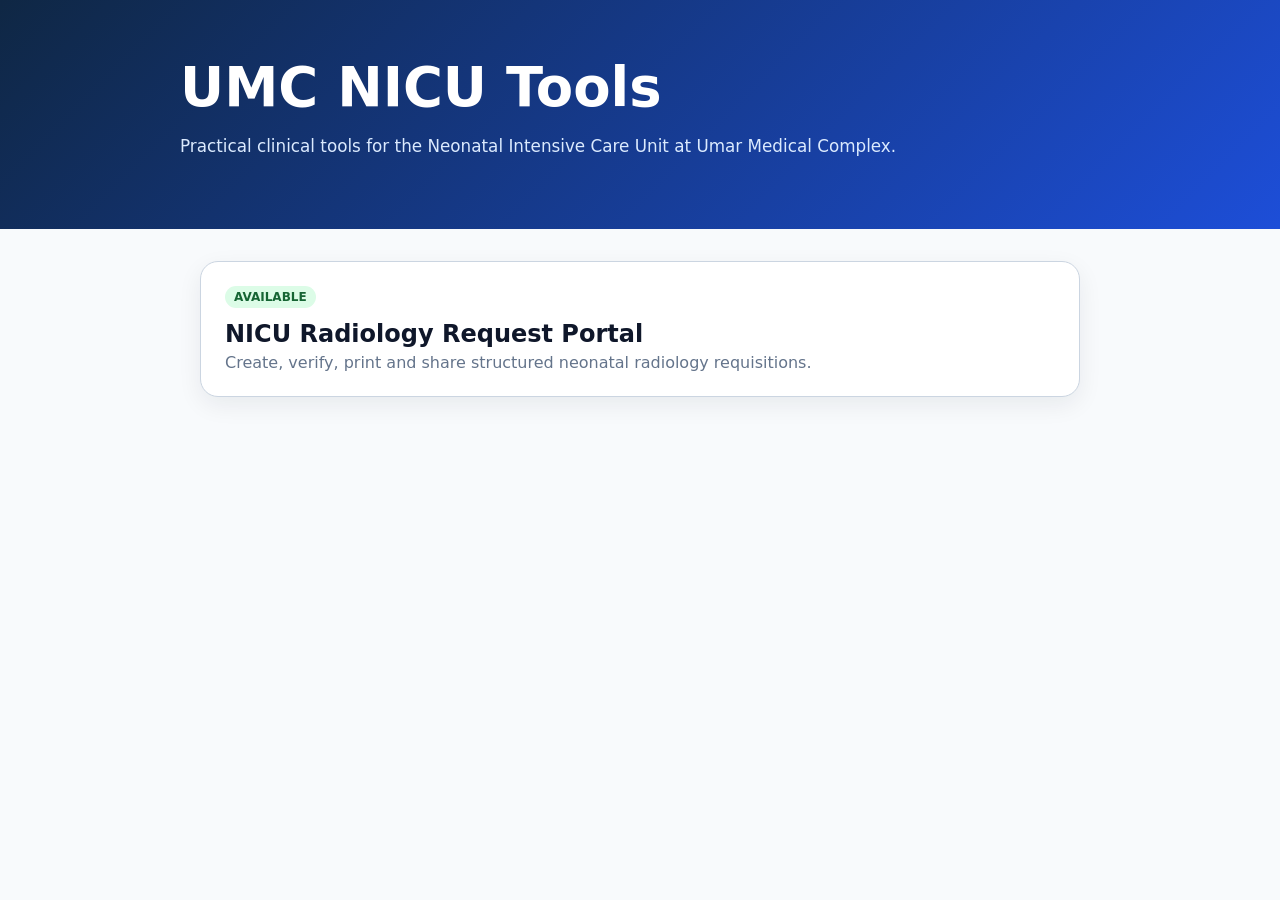
<file: index.html>
<!doctype html>
<html lang="en">
<head>
  <meta charset="UTF-8">
  <meta name="viewport" content="width=device-width, initial-scale=1.0">
  <meta name="theme-color" content="#0f2744">
  <title>UMC NICU Tools</title>
  <style>
    :root { font-family: Inter, system-ui, -apple-system, BlinkMacSystemFont, "Segoe UI", sans-serif; color: #0f172a; background: #f8fafc; }
    * { box-sizing: border-box; }
    body { margin: 0; min-height: 100vh; }
    header { background: linear-gradient(135deg,#0f2744,#1d4ed8); color: white; padding: 56px 20px; }
    header div, main { max-width: 920px; margin: auto; }
    h1 { margin: 0; font-size: clamp(2rem,6vw,3.4rem); }
    header p { color: #dbeafe; font-size: 1.05rem; }
    main { padding: 32px 20px; }
    .card { display: block; padding: 24px; border: 1px solid #cbd5e1; border-radius: 18px; background: white; box-shadow: 0 8px 25px #0f172a12; color: inherit; text-decoration: none; transition: .2s; }
    .card:hover { transform: translateY(-2px); border-color: #2563eb; box-shadow: 0 12px 30px #1d4ed81f; }
    .tag { display: inline-block; background: #dcfce7; color: #166534; padding: 4px 9px; border-radius: 999px; font-size: .75rem; font-weight: 800; }
    h2 { margin: 12px 0 5px; }
    .muted { color: #64748b; }
  </style>
</head>
<body>
  <header><div><h1>UMC NICU Tools</h1><p>Practical clinical tools for the Neonatal Intensive Care Unit at Umar Medical Complex.</p></div></header>
  <main>
    <a class="card" href="./radiology-request/">
      <span class="tag">AVAILABLE</span>
      <h2>NICU Radiology Request Portal</h2>
      <div class="muted">Create, verify, print and share structured neonatal radiology requisitions.</div>
    </a>
  </main>
</body>
</html>
</file>
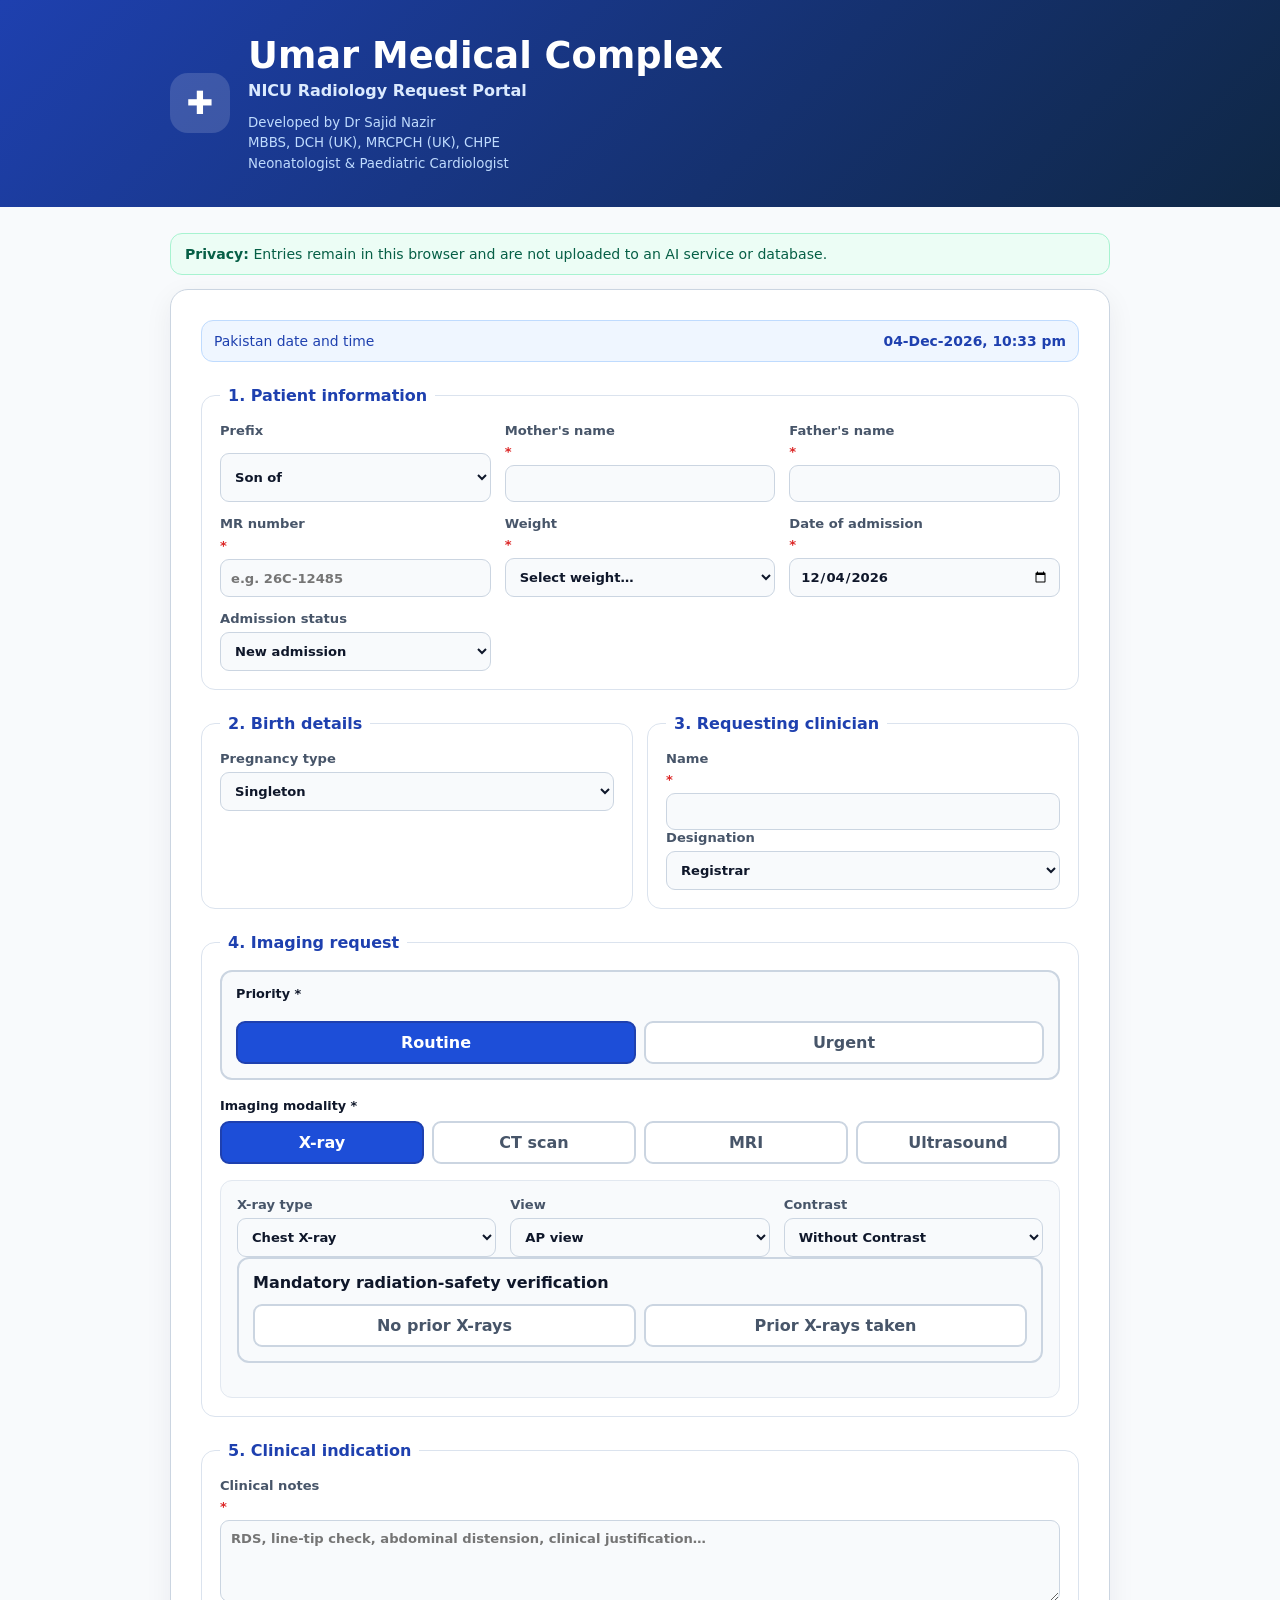
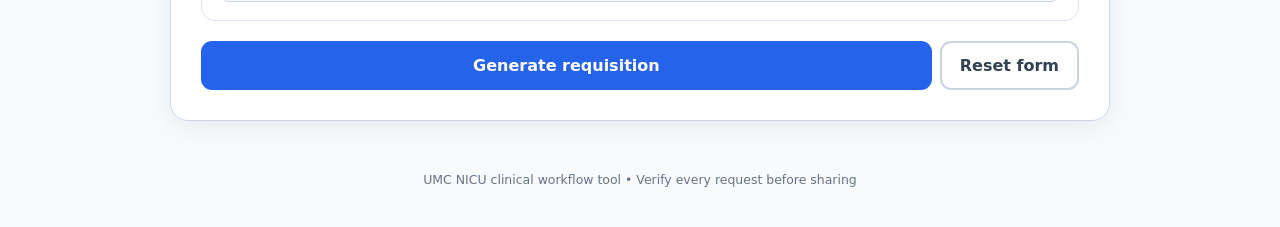
<file: radiology-request/index.html>
<!doctype html>
<html lang="en">
<head>
  <meta charset="UTF-8">
  <meta name="viewport" content="width=device-width, initial-scale=1.0">
  <meta name="theme-color" content="#1e40af">
  <meta name="description" content="UMC NICU Radiology Request Portal">
  <title>UMC NICU Radiology Request Portal</title>
  <link rel="stylesheet" href="./styles.css">
</head>
<body>
  <header class="hero">
    <div class="hero-inner">
      <div class="hero-mark" aria-hidden="true">✚</div>
      <div>
        <h1>Umar Medical Complex</h1>
        <p>NICU Radiology Request Portal</p>
        <small>Developed by Dr Sajid Nazir<br>MBBS, DCH (UK), MRCPCH (UK), CHPE<br>Neonatologist &amp; Paediatric Cardiologist</small>
      </div>
    </div>
  </header>

  <main class="container">
    <div class="privacy"><strong>Privacy:</strong> Entries remain in this browser and are not uploaded to an AI service or database.</div>
    <form id="requestForm" novalidate>
      <section class="panel">
        <div class="timestamp"><span>Pakistan date and time</span><strong id="clock"></strong></div>
        <div id="errorBanner" class="error-banner" hidden></div>

        <fieldset>
          <legend>1. Patient information</legend>
          <div class="grid grid-3">
            <label>Prefix<select id="prefix"><option>Son of</option><option>Daughter of</option><option>Baby of</option></select></label>
            <label>Mother's name <b>*</b><input id="motherName" autocomplete="off"></label>
            <label>Father's name <b>*</b><input id="fatherName" autocomplete="off"></label>
            <label>MR number <b>*</b><input id="mrNumber" autocomplete="off" inputmode="text" autocapitalize="characters" placeholder="e.g. 26C-12485"></label>
            <label>Weight <b>*</b><select id="weight"><option value="">Select weight…</option></select></label>
            <label>Date of admission <b>*</b><input id="admissionDate" type="date"></label>
            <label>Admission status<select id="admissionStatus"><option>New admission</option><option>Already admitted</option><option>Readmitted</option></select></label>
            <label id="readmissionWrap" hidden>Readmission number<select id="readmissionCount"><option>2nd admission</option><option>3rd admission</option><option>Others</option></select></label>
            <label id="readmissionOtherWrap" hidden>Specify readmission <b>*</b><input id="readmissionOther"></label>
          </div>
        </fieldset>

        <div class="grid grid-2">
          <fieldset>
            <legend>2. Birth details</legend>
            <label>Pregnancy type<select id="pregType"><option>Singleton</option><option>Twins</option><option>Triplets</option></select></label>
            <label id="specificBabyWrap" hidden>Identify baby <b>*</b><select id="specificBaby"></select></label>
          </fieldset>
          <fieldset>
            <legend>3. Requesting clinician</legend>
            <label>Name <b>*</b><input id="docName" autocomplete="off"></label>
            <label>Designation<select id="designation"><option>Consultant</option><option>Senior Registrar</option><option selected>Registrar</option><option>RN</option></select></label>
          </fieldset>
        </div>

        <fieldset>
          <legend>4. Imaging request</legend>
          <div class="priority-box" id="priorityBox">
            <span class="label-title">Priority *</span>
            <div class="segmented"><button type="button" class="active" data-priority="Routine">Routine</button><button type="button" data-priority="Urgent">Urgent</button></div>
            <label id="urgentReasonWrap" hidden>Urgent indication<select id="urgentReason"></select></label>
            <label id="urgentOtherWrap" hidden>Specify indication <b>*</b><input id="urgentReasonOther"></label>
          </div>

          <span class="label-title">Imaging modality *</span>
          <div class="modality-tabs" id="modalityTabs">
            <button type="button" class="active" data-modality="X-ray">X-ray</button><button type="button" data-modality="CT scan">CT scan</button><button type="button" data-modality="MRI">MRI</button><button type="button" data-modality="Ultrasound">Ultrasound</button>
          </div>

          <div id="xrayFields" class="modality-fields">
            <div class="grid grid-3">
              <label>X-ray type<select id="xrayType"><option>Chest X-ray</option><option>Abdominal X-ray</option><option>Chest and Abdominal both</option><option>Others</option></select></label>
              <label id="xrayTypeOtherWrap" hidden>Specify type <b>*</b><input id="xrayTypeOther"></label>
              <label>View<select id="xrayView"><option>AP view</option><option>Lateral view</option><option>Others</option></select></label>
              <label id="xrayViewOtherWrap" hidden>Specify view <b>*</b><input id="xrayViewOther"></label>
              <label>Contrast<select id="xrayContrast"><option>Without Contrast</option><option>With IV Contrast</option><option>Contrast inside feeding tube</option><option>Contrast rectal</option></select></label>
            </div>
            <div class="safety-box">
              <strong>Mandatory radiation-safety verification</strong>
              <div class="segmented"><button type="button" data-prior="no">No prior X-rays</button><button type="button" data-prior="yes">Prior X-rays taken</button></div>
              <div id="priorDetails" hidden>
                <label>Number of prior X-rays<select id="xrayCount"></select></label>
                <label class="check"><input type="checkbox" id="previousXrayConfirmed"> I checked the bedside chart/PACS and confirmed the prior exposure count.</label>
              </div>
            </div>
          </div>

          <div id="ctFields" class="modality-fields" hidden>
            <div class="grid grid-2">
              <label>CT target<select id="ctType"><option>Head</option><option>Chest</option><option>Abdomen</option><option>Others</option></select></label>
              <label id="ctSubtypeWrap" hidden>Chest protocol<select id="ctChestSubtype"><option>Plain</option><option>HRCT</option></select></label>
              <label id="ctTypeOtherWrap" hidden>Specify target <b>*</b><input id="ctTypeOther"></label>
              <label>Contrast<select id="ctContrast"><option>Plain / Without contrast</option><option>With contrast</option></select></label>
            </div>
            <span class="label-title">Views *</span><div id="ctViews" class="checks"></div>
            <label id="ctViewsOtherWrap" hidden>Specify other view <b>*</b><input id="ctViewsOther"></label>
          </div>

          <div id="mriFields" class="modality-fields" hidden>
            <div class="grid grid-2">
              <label>MRI target<select id="mriType"><option>Head</option><option>Head and neck</option><option>Chest</option><option>Abdomen</option><option>Pelvis</option><option>Others</option></select></label>
              <label id="mriTypeOtherWrap" hidden>Specify target <b>*</b><input id="mriTypeOther"></label>
              <label>Contrast<select id="mriContrast"><option>Plain / Without contrast</option><option>With contrast</option></select></label>
            </div>
          </div>

          <div id="usFields" class="modality-fields" hidden>
            <div class="grid grid-2">
              <label>Ultrasound target<select id="usType"><option>Brain</option><option>Chest</option><option>Abdomen</option><option>KUB</option><option>Groin</option><option>Spine</option><option>Others</option></select></label>
              <label id="usTypeOtherWrap" hidden>Specify target <b>*</b><input id="usTypeOther"></label>
            </div>
          </div>
        </fieldset>

        <fieldset><legend>5. Clinical indication</legend><label>Clinical notes <b>*</b><textarea id="clinicalNotes" rows="4" placeholder="RDS, line-tip check, abdominal distension, clinical justification…"></textarea></label></fieldset>

        <div class="actions"><button type="submit" class="primary">Generate requisition</button><button type="button" id="resetBtn" class="secondary">Reset form</button></div>
      </section>
    </form>

    <section id="outputSection" hidden>
      <div class="share-card"><h2>Official requisition ready</h2><p>Use your device's share menu and select WhatsApp, or download the PNG and attach it manually.</p><div class="actions"><button id="shareImageBtn" class="share">Share slip image</button><button id="copyBtn" class="secondary">Copy WhatsApp text</button><button id="printBtn" class="secondary">Print</button></div><p id="toast" role="status"></p></div>
      <article id="slip" class="slip"></article>
      <pre id="requestText" class="request-text"></pre>
    </section>
  </main>
  <footer>UMC NICU clinical workflow tool • Verify every request before sharing</footer>
  <script src="./app-v2.js"></script>
</body>
</html>
</file>
<file: radiology-request/styles.css>
:root { font-family: Inter, system-ui, -apple-system, BlinkMacSystemFont, "Segoe UI", sans-serif; color: #0f172a; background: #f8fafc; }
* { box-sizing: border-box; }
body { margin: 0; min-height: 100vh; }
button, input, select, textarea { font: inherit; }
.hero { background: linear-gradient(135deg,#1e40af,#0f2744); color: #fff; padding: 34px 18px; }
.hero-inner { max-width: 940px; margin: auto; display: flex; align-items: center; gap: 18px; }
.hero-mark { display: grid; place-items: center; width: 60px; height: 60px; border-radius: 18px; background: #ffffff26; font-size: 2rem; }
.hero h1 { margin: 0; font-size: clamp(1.55rem,5vw,2.3rem); }
.hero p { margin: 4px 0 12px; color: #dbeafe; font-weight: 700; }
.hero small { color: #bfdbfe; line-height: 1.45; }
.container { width: min(940px, calc(100% - 24px)); margin: 26px auto; }
.privacy { background: #ecfdf5; border: 1px solid #a7f3d0; color: #065f46; padding: 12px 14px; border-radius: 12px; margin-bottom: 14px; font-size: .88rem; }
.panel { border: 1px solid #cbd5e1; border-radius: 18px; background: white; box-shadow: 0 8px 28px #0f172a10; padding: clamp(16px,4vw,30px); }
.timestamp { display: flex; justify-content: space-between; gap: 12px; background: #eff6ff; color: #1e40af; border: 1px solid #bfdbfe; border-radius: 12px; padding: 12px; font-size: .87rem; }
fieldset { margin: 24px 0 0; padding: 18px; border: 1px solid #dbe3ee; border-radius: 14px; }
legend { padding: 0 8px; color: #1e40af; font-weight: 850; }
.grid { display: grid; gap: 14px; }
.grid-2 { grid-template-columns: repeat(2,minmax(0,1fr)); }
.grid-3 { grid-template-columns: repeat(3,minmax(0,1fr)); }
label { display: grid; gap: 6px; color: #475569; font-size: .82rem; font-weight: 700; }
label b { color: #dc2626; }
input, select, textarea { width: 100%; color: #0f172a; background: #f8fafc; border: 1px solid #cbd5e1; border-radius: 9px; padding: 10px; outline: none; }
input:focus, select:focus, textarea:focus { border-color: #2563eb; box-shadow: 0 0 0 3px #2563eb20; }
.invalid { border: 2px solid #dc2626 !important; background: #fef2f2 !important; }
.error-banner { margin-top: 14px; padding: 13px; border: 2px solid #ef4444; background: #fef2f2; color: #991b1b; border-radius: 12px; font-size: .86rem; font-weight: 700; }
.priority-box, .safety-box { background: #f8fafc; border: 2px solid #cbd5e1; border-radius: 12px; padding: 14px; margin-bottom: 18px; display: grid; gap: 12px; }
.priority-box.urgent { border-color: #ef4444; background: #fef2f2; }
.label-title { display: block; font-size: .8rem; font-weight: 850; margin-bottom: 8px; }
.segmented, .modality-tabs, .actions, .checks { display: flex; gap: 8px; flex-wrap: wrap; }
button { border: 0; cursor: pointer; }
.segmented button, .modality-tabs button { flex: 1; min-width: 100px; padding: 10px 12px; border-radius: 9px; border: 2px solid #cbd5e1; background: white; color: #475569; font-weight: 800; }
.segmented button.active, .modality-tabs button.active { color: white; background: #1d4ed8; border-color: #1e40af; }
.priority-box.urgent .segmented button.active { background: #dc2626; border-color: #b91c1c; }
.modality-fields { margin-top: 16px; padding: 16px; border-radius: 12px; background: #f8fafc; border: 1px solid #e2e8f0; }
.checks label { display: flex; align-items: center; min-width: 120px; padding: 9px; background: white; border: 1px solid #cbd5e1; border-radius: 9px; }
.checks input, .check input { width: auto; }
.check { display: flex; align-items: flex-start; gap: 9px; }
.actions { margin-top: 20px; }
.actions button { padding: 13px 18px; border-radius: 11px; font-weight: 850; }
.primary { flex: 1; color: white; background: #2563eb; }
.share { color: white; background: #059669; }
.secondary { color: #334155; background: white; border: 2px solid #cbd5e1 !important; }
.share-card { margin: 24px 0 16px; padding: 22px; color: white; background: linear-gradient(135deg,#064e3b,#0f2744); border-radius: 17px; }
.share-card h2 { margin: 0; }
.share-card p { color: #d1fae5; }
#toast { min-height: 1em; font-weight: 800; }
.slip { max-width: 620px; margin: auto; padding: 18px; border: 2px solid #0f172a; background: white; border-radius: 12px; color: #0f172a; }
.slip-head { display: flex; justify-content: space-between; gap: 12px; border-bottom: 2px solid #0f172a; padding-bottom: 10px; }
.slip h2, .slip p { margin: 0; }
.slip h2 { font-size: 1.1rem; color: #0f2744; }
.slip-section { margin-top: 10px; border: 1px solid #64748b; border-radius: 8px; overflow: hidden; }
.slip-title { padding: 5px 8px; background: #0f2744; color: white; font-size: .72rem; font-weight: 900; text-transform: uppercase; }
.slip-body { padding: 9px; font-size: .82rem; line-height: 1.5; }
.slip-grid { display: grid; grid-template-columns: 1fr 1fr; gap: 6px 12px; }
.urgent-badge { color: white; background: #dc2626; border-radius: 5px; padding: 3px 6px; font-weight: 900; }
.request-text { white-space: pre-wrap; max-width: 620px; margin: 16px auto; padding: 16px; border-radius: 12px; background: #0f172a; color: #e2e8f0; font-size: .78rem; overflow-wrap: anywhere; }
footer { text-align: center; color: #64748b; font-size: .78rem; padding: 25px 12px 40px; }
[hidden] { display: none !important; }
@media (max-width: 720px) { .grid-2,.grid-3 { grid-template-columns: 1fr; } .hero-inner { align-items: flex-start; } .timestamp { flex-direction: column; } fieldset { padding: 14px; } }
@media print { body { background: white; } .hero, form, .privacy, .share-card, .request-text, footer { display: none !important; } .container { margin: 0; width: 100%; } #outputSection { display: block !important; } .slip { max-width: none; box-shadow: none; } }
</file>
